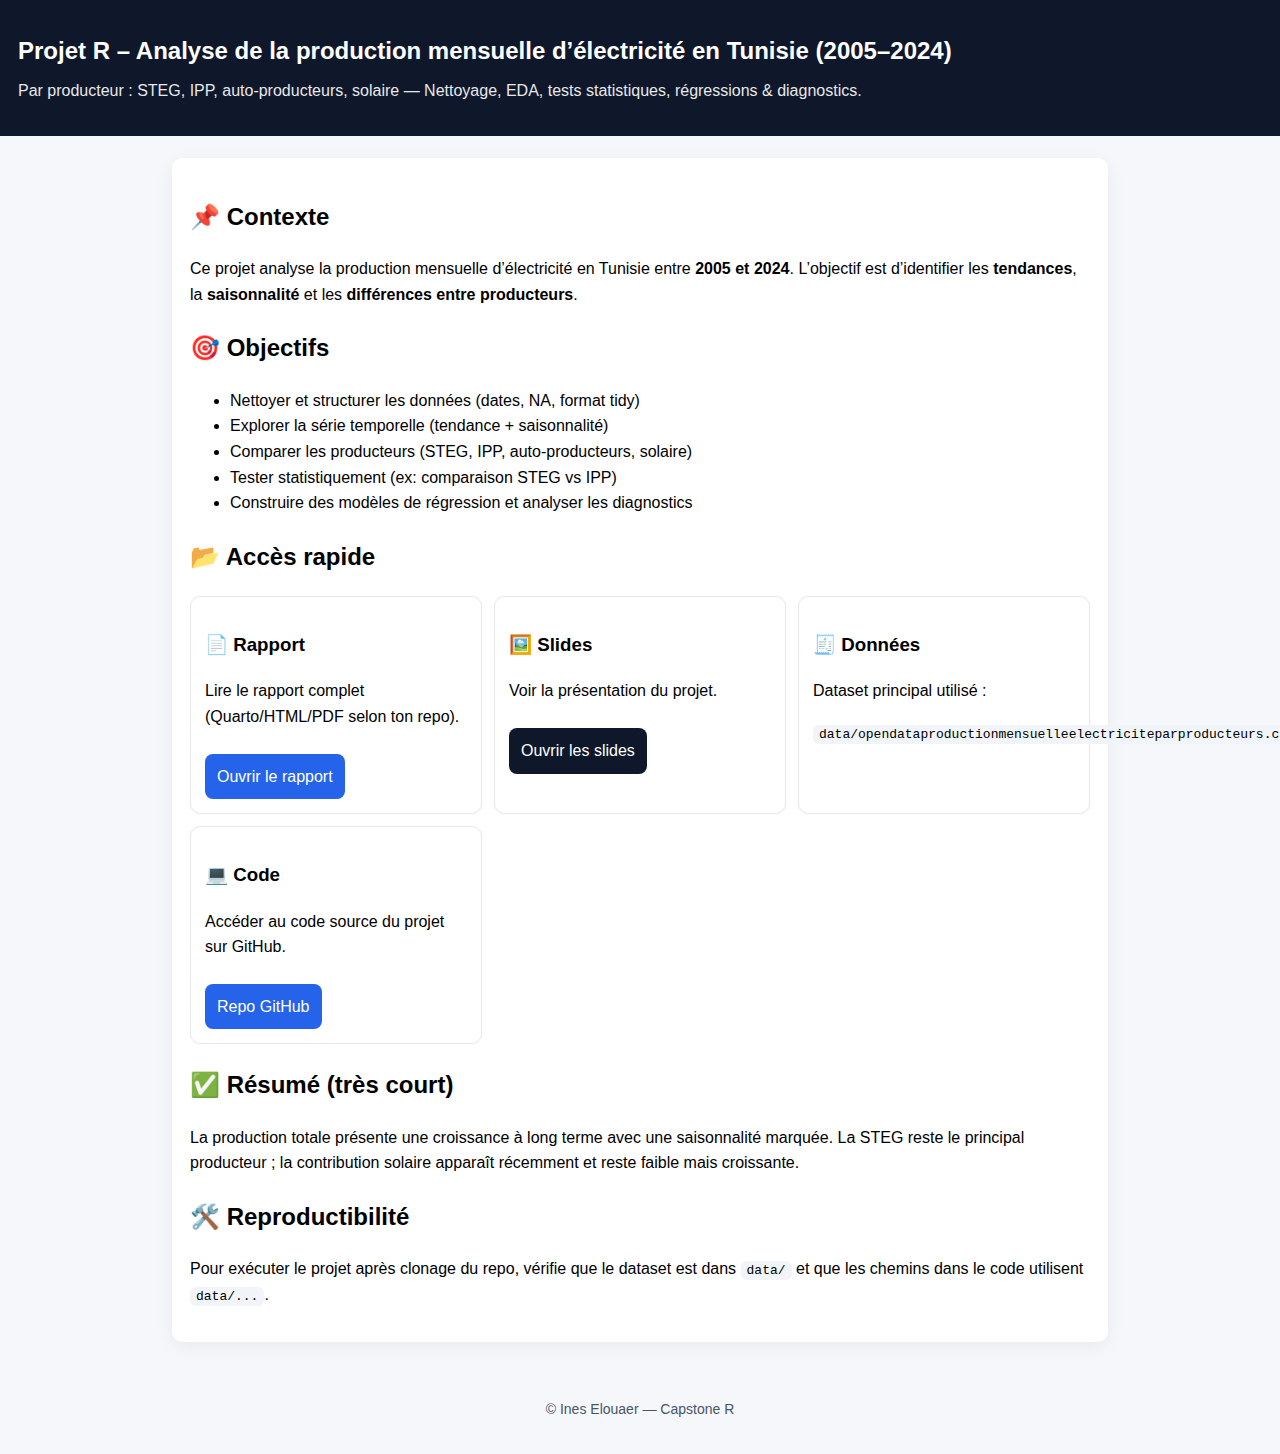
<file: index.html>
<!DOCTYPE html>
<html lang="fr">
<head>
  <meta charset="utf-8" />
  <meta name="viewport" content="width=device-width, initial-scale=1" />
  <title>Projet R – Production d’électricité (Tunisie)</title>
  <style>
    body { font-family: Arial, sans-serif; margin: 0; padding: 0; line-height: 1.6; background: #f6f7fb; }
    header { background: #0f172a; color: white; padding: 32px 18px; }
    header h1 { margin: 0; font-size: 24px; }
    header p { margin: 8px 0 0; opacity: 0.9; }
    main { max-width: 900px; margin: 22px auto; background: white; padding: 18px; border-radius: 10px; box-shadow: 0 4px 18px rgba(0,0,0,0.06); }
    h2 { margin-top: 22px; }
    .cards { display: grid; grid-template-columns: repeat(auto-fit, minmax(240px, 1fr)); gap: 12px; margin-top: 12px; }
    .card { border: 1px solid #e5e7eb; border-radius: 10px; padding: 14px; background: #fff; }
    a.button { display: inline-block; background: #2563eb; color: white; padding: 10px 12px; border-radius: 8px; text-decoration: none; margin-right: 8px; margin-top: 8px; }
    a.button.secondary { background: #0f172a; }
    footer { text-align: center; color: #475569; padding: 20px; font-size: 14px; }
    code { background: #f1f5f9; padding: 2px 6px; border-radius: 6px; }
  </style>
</head>

<body>
  <header>
    <h1>Projet R – Analyse de la production mensuelle d’électricité en Tunisie (2005–2024)</h1>
    <p>Par producteur : STEG, IPP, auto-producteurs, solaire — Nettoyage, EDA, tests statistiques, régressions & diagnostics.</p>
  </header>

  <main>
    <h2>📌 Contexte</h2>
    <p>
      Ce projet analyse la production mensuelle d’électricité en Tunisie entre <b>2005 et 2024</b>.
      L’objectif est d’identifier les <b>tendances</b>, la <b>saisonnalité</b> et les <b>différences entre producteurs</b>.
    </p>

    <h2>🎯 Objectifs</h2>
    <ul>
      <li>Nettoyer et structurer les données (dates, NA, format tidy)</li>
      <li>Explorer la série temporelle (tendance + saisonnalité)</li>
      <li>Comparer les producteurs (STEG, IPP, auto-producteurs, solaire)</li>
      <li>Tester statistiquement (ex: comparaison STEG vs IPP)</li>
      <li>Construire des modèles de régression et analyser les diagnostics</li>
    </ul>

    <h2>📂 Accès rapide</h2>
    <div class="cards">
      <div class="card">
        <h3>📄 Rapport</h3>
        <p>Lire le rapport complet (Quarto/HTML/PDF selon ton repo).</p>
        <a class="button" href="report.html">Ouvrir le rapport</a>
      </div>
      <div class="card">
        <h3>🖼️ Slides</h3>
        <p>Voir la présentation du projet.</p>
        <a class="button secondary" href="../slides/slidesR.pdf">Ouvrir les slides</a>
      </div>
      <div class="card">
        <h3>🧾 Données</h3>
        <p>Dataset principal utilisé :</p>
        <p><code>data/opendataproductionmensuelleelectriciteparproducteurs.csv</code></p>
      </div>
      <div class="card">
        <h3>💻 Code</h3>
        <p>Accéder au code source du projet sur GitHub.</p>
        <a class="button" href="https://github.com/ines-elouaer/capstone_R_elouaer_ines">Repo GitHub</a>
      </div>
    </div>

    <h2>✅ Résumé (très court)</h2>
    <p>
      La production totale présente une croissance à long terme avec une saisonnalité marquée.
      La STEG reste le principal producteur ; la contribution solaire apparaît récemment et reste faible mais croissante.
    </p>

    <h2>🛠️ Reproductibilité</h2>
    <p>
      Pour exécuter le projet après clonage du repo, vérifie que le dataset est dans <code>data/</code>
      et que les chemins dans le code utilisent <code>data/...</code>.
    </p>
  </main>

  <footer>
    <p>© Ines Elouaer — Capstone R</p>
  </footer>
</body>
</html>
</file>
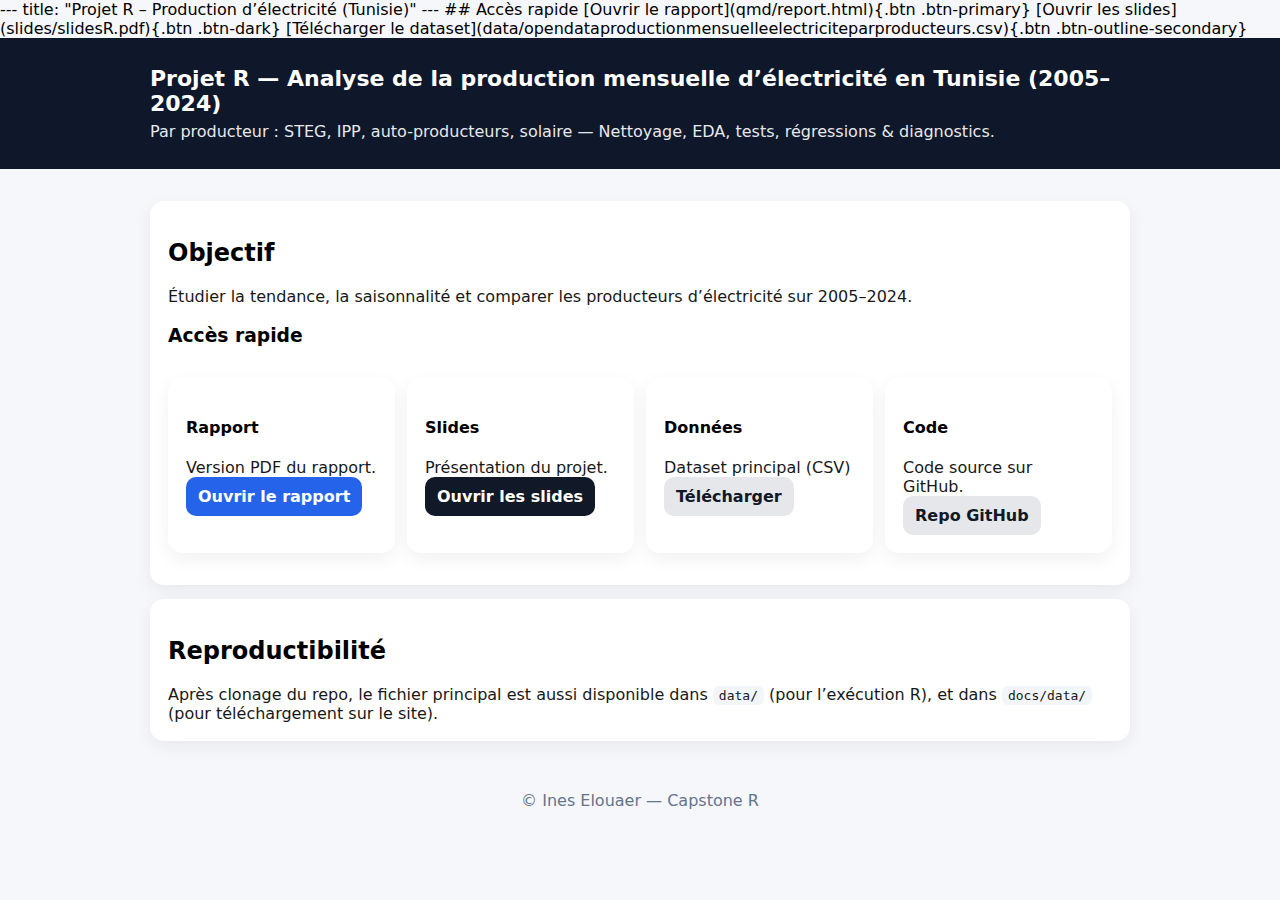
<file: docs/index.html>
<!doctype html>
<html lang="fr">
<head>
  <meta charset="utf-8" />
  <meta name="viewport" content="width=device-width,initial-scale=1" />
  <title>Projet R — Production d’électricité (Tunisie)</title>
  ---
title: "Projet R – Production d’électricité (Tunisie)"
---

## Accès rapide

[Ouvrir le rapport](qmd/report.html){.btn .btn-primary}

[Ouvrir les slides](slides/slidesR.pdf){.btn .btn-dark}

[Télécharger le dataset](data/opendataproductionmensuelleelectriciteparproducteurs.csv){.btn .btn-outline-secondary}

  <style>
    body{font-family:system-ui,Segoe UI,Arial; margin:0; background:#f6f7fb;}
    header{background:#0f172a; color:#fff; padding:28px 18px;}
    .wrap{max-width:980px; margin:0 auto;}
    h1{margin:0 0 6px 0; font-size:22px;}
    p{margin:0; opacity:.9}
    main{padding:18px;}
    .card{background:#fff; border-radius:14px; padding:18px; box-shadow:0 6px 18px rgba(0,0,0,.06); margin:14px 0;}
    .grid{display:grid; grid-template-columns:repeat(auto-fit,minmax(220px,1fr)); gap:12px;}
    .btn{display:inline-block; padding:10px 12px; border-radius:10px; text-decoration:none; font-weight:600;}
    .primary{background:#2563eb; color:#fff;}
    .dark{background:#111827; color:#fff;}
    .ghost{background:#e5e7eb; color:#111827;}
    code{background:#f1f5f9; padding:2px 6px; border-radius:6px;}
    footer{padding:18px; text-align:center; color:#64748b;}
  </style>
</head>
<body>
  <header>
    <div class="wrap">
      <h1>Projet R — Analyse de la production mensuelle d’électricité en Tunisie (2005–2024)</h1>
      <p>Par producteur : STEG, IPP, auto-producteurs, solaire — Nettoyage, EDA, tests, régressions & diagnostics.</p>
    </div>
  </header>

  <main class="wrap">
    <div class="card">
      <h2>Objectif</h2>
      <p>Étudier la tendance, la saisonnalité et comparer les producteurs d’électricité sur 2005–2024.</p>

      <h3>Accès rapide</h3>
      <div class="grid">
        <div class="card">
          <h4>Rapport</h4>
          <p>Version PDF du rapport.</p>
          <a class="btn primary" href="qmd/report.html">Ouvrir le rapport</a>


        </div>

        <div class="card">
          <h4>Slides</h4>
          <p>Présentation du projet.</p>
          <a class="btn dark" href="slides/slidesR.pdf">Ouvrir les slides</a>
        </div>

        <div class="card">
          <h4>Données</h4>
          <p>Dataset principal (CSV)</p>
          <a class="btn ghost" href="data/opendataproductionmensuelleelectriciteparproducteurs.csv">Télécharger</a>
        </div>

        <div class="card">
          <h4>Code</h4>
          <p>Code source sur GitHub.</p>
          <a class="btn ghost" href="https://github.com/ines-elouaer/capstone_R_elouaer_ines">Repo GitHub</a>
        </div>
      </div>
    </div>

    <div class="card">
      <h2>Reproductibilité</h2>
      <p>Après clonage du repo, le fichier principal est aussi disponible dans <code>data/</code> (pour l’exécution R),
      et dans <code>docs/data/</code> (pour téléchargement sur le site).</p>
    </div>
  </main>

  <footer>© Ines Elouaer — Capstone R</footer>
</body>
</html>
</file>
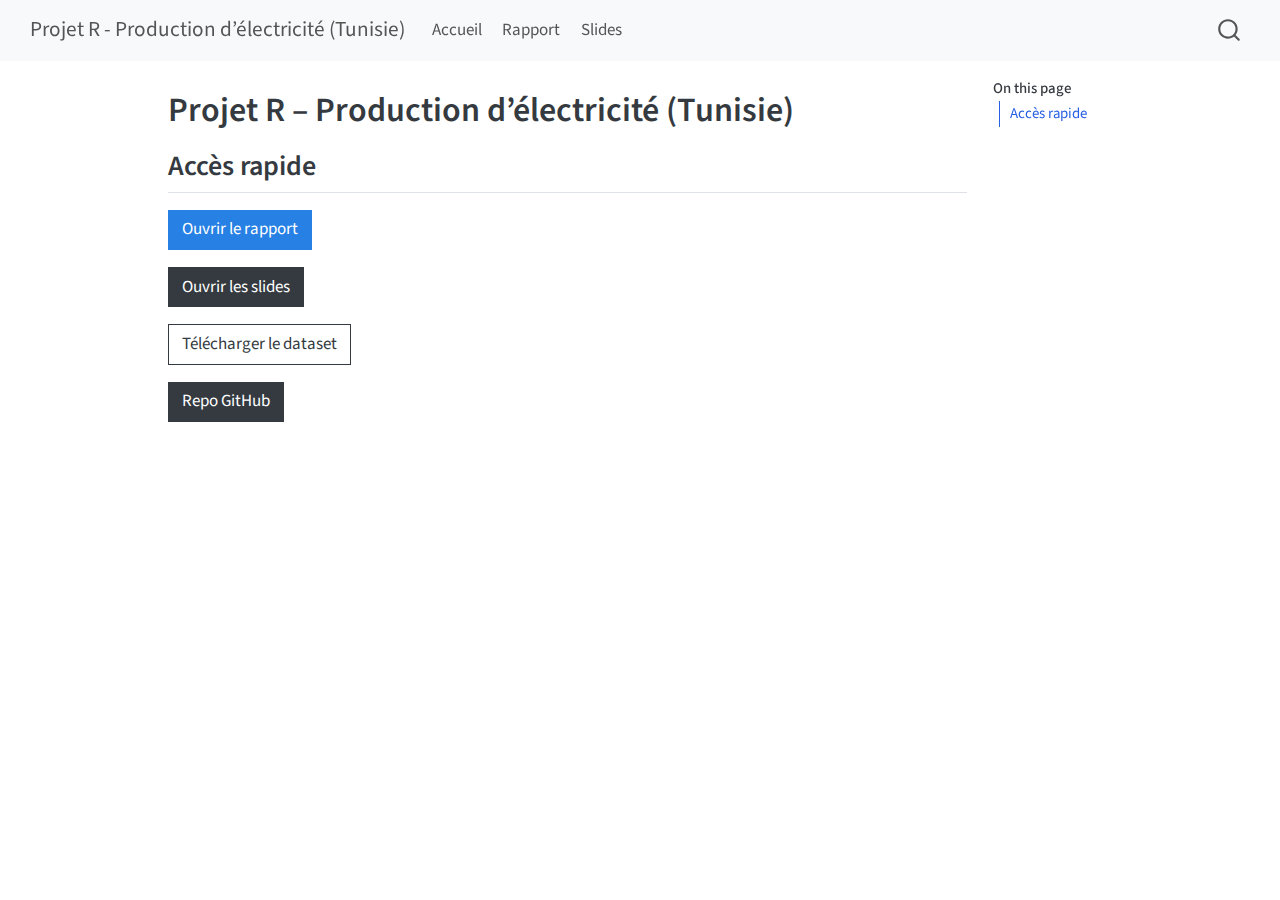
<file: qmd/index.html>
<!DOCTYPE html>
<html xmlns="http://www.w3.org/1999/xhtml" lang="en" xml:lang="en"><head>

<meta charset="utf-8">
<meta name="generator" content="quarto-1.8.26">

<meta name="viewport" content="width=device-width, initial-scale=1.0, user-scalable=yes">


<title>Projet R – Production d’électricité (Tunisie) – Projet R - Production d’électricité (Tunisie)</title>
<style>
code{white-space: pre-wrap;}
span.smallcaps{font-variant: small-caps;}
div.columns{display: flex; gap: min(4vw, 1.5em);}
div.column{flex: auto; overflow-x: auto;}
div.hanging-indent{margin-left: 1.5em; text-indent: -1.5em;}
ul.task-list{list-style: none;}
ul.task-list li input[type="checkbox"] {
  width: 0.8em;
  margin: 0 0.8em 0.2em -1em; /* quarto-specific, see https://github.com/quarto-dev/quarto-cli/issues/4556 */ 
  vertical-align: middle;
}
</style>


<script src="../site_libs/quarto-nav/quarto-nav.js"></script>
<script src="../site_libs/quarto-nav/headroom.min.js"></script>
<script src="../site_libs/clipboard/clipboard.min.js"></script>
<script src="../site_libs/quarto-search/autocomplete.umd.js"></script>
<script src="../site_libs/quarto-search/fuse.min.js"></script>
<script src="../site_libs/quarto-search/quarto-search.js"></script>
<meta name="quarto:offset" content="../">
<script src="../site_libs/quarto-html/quarto.js" type="module"></script>
<script src="../site_libs/quarto-html/tabsets/tabsets.js" type="module"></script>
<script src="../site_libs/quarto-html/axe/axe-check.js" type="module"></script>
<script src="../site_libs/quarto-html/popper.min.js"></script>
<script src="../site_libs/quarto-html/tippy.umd.min.js"></script>
<script src="../site_libs/quarto-html/anchor.min.js"></script>
<link href="../site_libs/quarto-html/tippy.css" rel="stylesheet">
<link href="../site_libs/quarto-html/quarto-syntax-highlighting-587c61ba64f3a5504c4d52d930310e48.css" rel="stylesheet" id="quarto-text-highlighting-styles">
<script src="../site_libs/bootstrap/bootstrap.min.js"></script>
<link href="../site_libs/bootstrap/bootstrap-icons.css" rel="stylesheet">
<link href="../site_libs/bootstrap/bootstrap-0b37c64f34216b628666a8dac638b53b.min.css" rel="stylesheet" append-hash="true" id="quarto-bootstrap" data-mode="light">
<script id="quarto-search-options" type="application/json">{
  "location": "navbar",
  "copy-button": false,
  "collapse-after": 3,
  "panel-placement": "end",
  "type": "overlay",
  "limit": 50,
  "keyboard-shortcut": [
    "f",
    "/",
    "s"
  ],
  "show-item-context": false,
  "language": {
    "search-no-results-text": "No results",
    "search-matching-documents-text": "matching documents",
    "search-copy-link-title": "Copy link to search",
    "search-hide-matches-text": "Hide additional matches",
    "search-more-match-text": "more match in this document",
    "search-more-matches-text": "more matches in this document",
    "search-clear-button-title": "Clear",
    "search-text-placeholder": "",
    "search-detached-cancel-button-title": "Cancel",
    "search-submit-button-title": "Submit",
    "search-label": "Search"
  }
}</script>


</head>

<body class="nav-fixed quarto-light">

<div id="quarto-search-results"></div>
  <header id="quarto-header" class="headroom fixed-top">
    <nav class="navbar navbar-expand-lg " data-bs-theme="dark">
      <div class="navbar-container container-fluid">
      <div class="navbar-brand-container mx-auto">
    <a class="navbar-brand" href="../index.html">
    <span class="navbar-title">Projet R - Production d’électricité (Tunisie)</span>
    </a>
  </div>
            <div id="quarto-search" class="" title="Search"></div>
          <button class="navbar-toggler" type="button" data-bs-toggle="collapse" data-bs-target="#navbarCollapse" aria-controls="navbarCollapse" role="menu" aria-expanded="false" aria-label="Toggle navigation" onclick="if (window.quartoToggleHeadroom) { window.quartoToggleHeadroom(); }">
  <span class="navbar-toggler-icon"></span>
</button>
          <div class="collapse navbar-collapse" id="navbarCollapse">
            <ul class="navbar-nav navbar-nav-scroll me-auto">
  <li class="nav-item">
    <a class="nav-link" href="../index.html"> 
<span class="menu-text">Accueil</span></a>
  </li>  
  <li class="nav-item">
    <a class="nav-link" href="../qmd/report.html"> 
<span class="menu-text">Rapport</span></a>
  </li>  
  <li class="nav-item">
    <a class="nav-link" href="../slides/slidesR.pdf"> 
<span class="menu-text">Slides</span></a>
  </li>  
</ul>
          </div> <!-- /navcollapse -->
            <div class="quarto-navbar-tools">
</div>
      </div> <!-- /container-fluid -->
    </nav>
</header>
<!-- content -->
<div id="quarto-content" class="quarto-container page-columns page-rows-contents page-layout-article page-navbar">
<!-- sidebar -->
<!-- margin-sidebar -->
    <div id="quarto-margin-sidebar" class="sidebar margin-sidebar">
        <nav id="TOC" role="doc-toc" class="toc-active">
    <h2 id="toc-title">On this page</h2>
   
  <ul>
  <li><a href="#accès-rapide" id="toc-accès-rapide" class="nav-link active" data-scroll-target="#accès-rapide">Accès rapide</a></li>
  </ul>
</nav>
    </div>
<!-- main -->
<main class="content" id="quarto-document-content">

<header id="title-block-header" class="quarto-title-block default">
<div class="quarto-title">
<h1 class="title">Projet R – Production d’électricité (Tunisie)</h1>
</div>



<div class="quarto-title-meta">

    
  
    
  </div>
  


</header>


<section id="accès-rapide" class="level2">
<h2 class="anchored" data-anchor-id="accès-rapide">Accès rapide</h2>
<p><a href="qmd/report.html" class="btn btn-primary">Ouvrir le rapport</a></p>
<p><a href="slides/slidesR.pdf" class="btn btn-dark">Ouvrir les slides</a></p>
<p><a href="data/opendataproductionmensuelleelectriciteparproducteurs.csv" class="btn btn-outline-secondary">Télécharger le dataset</a></p>
<p><a href="https://github.com/ines-elouaer/capstone_R_elouaer_ines" class="btn btn-secondary">Repo GitHub</a></p>


</section>

</main> <!-- /main -->
<script id="quarto-html-after-body" type="application/javascript">
  window.document.addEventListener("DOMContentLoaded", function (event) {
    const icon = "";
    const anchorJS = new window.AnchorJS();
    anchorJS.options = {
      placement: 'right',
      icon: icon
    };
    anchorJS.add('.anchored');
    const isCodeAnnotation = (el) => {
      for (const clz of el.classList) {
        if (clz.startsWith('code-annotation-')) {                     
          return true;
        }
      }
      return false;
    }
    const onCopySuccess = function(e) {
      // button target
      const button = e.trigger;
      // don't keep focus
      button.blur();
      // flash "checked"
      button.classList.add('code-copy-button-checked');
      var currentTitle = button.getAttribute("title");
      button.setAttribute("title", "Copied!");
      let tooltip;
      if (window.bootstrap) {
        button.setAttribute("data-bs-toggle", "tooltip");
        button.setAttribute("data-bs-placement", "left");
        button.setAttribute("data-bs-title", "Copied!");
        tooltip = new bootstrap.Tooltip(button, 
          { trigger: "manual", 
            customClass: "code-copy-button-tooltip",
            offset: [0, -8]});
        tooltip.show();    
      }
      setTimeout(function() {
        if (tooltip) {
          tooltip.hide();
          button.removeAttribute("data-bs-title");
          button.removeAttribute("data-bs-toggle");
          button.removeAttribute("data-bs-placement");
        }
        button.setAttribute("title", currentTitle);
        button.classList.remove('code-copy-button-checked');
      }, 1000);
      // clear code selection
      e.clearSelection();
    }
    const getTextToCopy = function(trigger) {
      const outerScaffold = trigger.parentElement.cloneNode(true);
      const codeEl = outerScaffold.querySelector('code');
      for (const childEl of codeEl.children) {
        if (isCodeAnnotation(childEl)) {
          childEl.remove();
        }
      }
      return codeEl.innerText;
    }
    const clipboard = new window.ClipboardJS('.code-copy-button:not([data-in-quarto-modal])', {
      text: getTextToCopy
    });
    clipboard.on('success', onCopySuccess);
    if (window.document.getElementById('quarto-embedded-source-code-modal')) {
      const clipboardModal = new window.ClipboardJS('.code-copy-button[data-in-quarto-modal]', {
        text: getTextToCopy,
        container: window.document.getElementById('quarto-embedded-source-code-modal')
      });
      clipboardModal.on('success', onCopySuccess);
    }
      var localhostRegex = new RegExp(/^(?:http|https):\/\/localhost\:?[0-9]*\//);
      var mailtoRegex = new RegExp(/^mailto:/);
        var filterRegex = new RegExp('/' + window.location.host + '/');
      var isInternal = (href) => {
          return filterRegex.test(href) || localhostRegex.test(href) || mailtoRegex.test(href);
      }
      // Inspect non-navigation links and adorn them if external
     var links = window.document.querySelectorAll('a[href]:not(.nav-link):not(.navbar-brand):not(.toc-action):not(.sidebar-link):not(.sidebar-item-toggle):not(.pagination-link):not(.no-external):not([aria-hidden]):not(.dropdown-item):not(.quarto-navigation-tool):not(.about-link)');
      for (var i=0; i<links.length; i++) {
        const link = links[i];
        if (!isInternal(link.href)) {
          // undo the damage that might have been done by quarto-nav.js in the case of
          // links that we want to consider external
          if (link.dataset.originalHref !== undefined) {
            link.href = link.dataset.originalHref;
          }
        }
      }
    function tippyHover(el, contentFn, onTriggerFn, onUntriggerFn) {
      const config = {
        allowHTML: true,
        maxWidth: 500,
        delay: 100,
        arrow: false,
        appendTo: function(el) {
            return el.parentElement;
        },
        interactive: true,
        interactiveBorder: 10,
        theme: 'quarto',
        placement: 'bottom-start',
      };
      if (contentFn) {
        config.content = contentFn;
      }
      if (onTriggerFn) {
        config.onTrigger = onTriggerFn;
      }
      if (onUntriggerFn) {
        config.onUntrigger = onUntriggerFn;
      }
      window.tippy(el, config); 
    }
    const noterefs = window.document.querySelectorAll('a[role="doc-noteref"]');
    for (var i=0; i<noterefs.length; i++) {
      const ref = noterefs[i];
      tippyHover(ref, function() {
        // use id or data attribute instead here
        let href = ref.getAttribute('data-footnote-href') || ref.getAttribute('href');
        try { href = new URL(href).hash; } catch {}
        const id = href.replace(/^#\/?/, "");
        const note = window.document.getElementById(id);
        if (note) {
          return note.innerHTML;
        } else {
          return "";
        }
      });
    }
    const xrefs = window.document.querySelectorAll('a.quarto-xref');
    const processXRef = (id, note) => {
      // Strip column container classes
      const stripColumnClz = (el) => {
        el.classList.remove("page-full", "page-columns");
        if (el.children) {
          for (const child of el.children) {
            stripColumnClz(child);
          }
        }
      }
      stripColumnClz(note)
      if (id === null || id.startsWith('sec-')) {
        // Special case sections, only their first couple elements
        const container = document.createElement("div");
        if (note.children && note.children.length > 2) {
          container.appendChild(note.children[0].cloneNode(true));
          for (let i = 1; i < note.children.length; i++) {
            const child = note.children[i];
            if (child.tagName === "P" && child.innerText === "") {
              continue;
            } else {
              container.appendChild(child.cloneNode(true));
              break;
            }
          }
          if (window.Quarto?.typesetMath) {
            window.Quarto.typesetMath(container);
          }
          return container.innerHTML
        } else {
          if (window.Quarto?.typesetMath) {
            window.Quarto.typesetMath(note);
          }
          return note.innerHTML;
        }
      } else {
        // Remove any anchor links if they are present
        const anchorLink = note.querySelector('a.anchorjs-link');
        if (anchorLink) {
          anchorLink.remove();
        }
        if (window.Quarto?.typesetMath) {
          window.Quarto.typesetMath(note);
        }
        if (note.classList.contains("callout")) {
          return note.outerHTML;
        } else {
          return note.innerHTML;
        }
      }
    }
    for (var i=0; i<xrefs.length; i++) {
      const xref = xrefs[i];
      tippyHover(xref, undefined, function(instance) {
        instance.disable();
        let url = xref.getAttribute('href');
        let hash = undefined; 
        if (url.startsWith('#')) {
          hash = url;
        } else {
          try { hash = new URL(url).hash; } catch {}
        }
        if (hash) {
          const id = hash.replace(/^#\/?/, "");
          const note = window.document.getElementById(id);
          if (note !== null) {
            try {
              const html = processXRef(id, note.cloneNode(true));
              instance.setContent(html);
            } finally {
              instance.enable();
              instance.show();
            }
          } else {
            // See if we can fetch this
            fetch(url.split('#')[0])
            .then(res => res.text())
            .then(html => {
              const parser = new DOMParser();
              const htmlDoc = parser.parseFromString(html, "text/html");
              const note = htmlDoc.getElementById(id);
              if (note !== null) {
                const html = processXRef(id, note);
                instance.setContent(html);
              } 
            }).finally(() => {
              instance.enable();
              instance.show();
            });
          }
        } else {
          // See if we can fetch a full url (with no hash to target)
          // This is a special case and we should probably do some content thinning / targeting
          fetch(url)
          .then(res => res.text())
          .then(html => {
            const parser = new DOMParser();
            const htmlDoc = parser.parseFromString(html, "text/html");
            const note = htmlDoc.querySelector('main.content');
            if (note !== null) {
              // This should only happen for chapter cross references
              // (since there is no id in the URL)
              // remove the first header
              if (note.children.length > 0 && note.children[0].tagName === "HEADER") {
                note.children[0].remove();
              }
              const html = processXRef(null, note);
              instance.setContent(html);
            } 
          }).finally(() => {
            instance.enable();
            instance.show();
          });
        }
      }, function(instance) {
      });
    }
        let selectedAnnoteEl;
        const selectorForAnnotation = ( cell, annotation) => {
          let cellAttr = 'data-code-cell="' + cell + '"';
          let lineAttr = 'data-code-annotation="' +  annotation + '"';
          const selector = 'span[' + cellAttr + '][' + lineAttr + ']';
          return selector;
        }
        const selectCodeLines = (annoteEl) => {
          const doc = window.document;
          const targetCell = annoteEl.getAttribute("data-target-cell");
          const targetAnnotation = annoteEl.getAttribute("data-target-annotation");
          const annoteSpan = window.document.querySelector(selectorForAnnotation(targetCell, targetAnnotation));
          const lines = annoteSpan.getAttribute("data-code-lines").split(",");
          const lineIds = lines.map((line) => {
            return targetCell + "-" + line;
          })
          let top = null;
          let height = null;
          let parent = null;
          if (lineIds.length > 0) {
              //compute the position of the single el (top and bottom and make a div)
              const el = window.document.getElementById(lineIds[0]);
              top = el.offsetTop;
              height = el.offsetHeight;
              parent = el.parentElement.parentElement;
            if (lineIds.length > 1) {
              const lastEl = window.document.getElementById(lineIds[lineIds.length - 1]);
              const bottom = lastEl.offsetTop + lastEl.offsetHeight;
              height = bottom - top;
            }
            if (top !== null && height !== null && parent !== null) {
              // cook up a div (if necessary) and position it 
              let div = window.document.getElementById("code-annotation-line-highlight");
              if (div === null) {
                div = window.document.createElement("div");
                div.setAttribute("id", "code-annotation-line-highlight");
                div.style.position = 'absolute';
                parent.appendChild(div);
              }
              div.style.top = top - 2 + "px";
              div.style.height = height + 4 + "px";
              div.style.left = 0;
              let gutterDiv = window.document.getElementById("code-annotation-line-highlight-gutter");
              if (gutterDiv === null) {
                gutterDiv = window.document.createElement("div");
                gutterDiv.setAttribute("id", "code-annotation-line-highlight-gutter");
                gutterDiv.style.position = 'absolute';
                const codeCell = window.document.getElementById(targetCell);
                const gutter = codeCell.querySelector('.code-annotation-gutter');
                gutter.appendChild(gutterDiv);
              }
              gutterDiv.style.top = top - 2 + "px";
              gutterDiv.style.height = height + 4 + "px";
            }
            selectedAnnoteEl = annoteEl;
          }
        };
        const unselectCodeLines = () => {
          const elementsIds = ["code-annotation-line-highlight", "code-annotation-line-highlight-gutter"];
          elementsIds.forEach((elId) => {
            const div = window.document.getElementById(elId);
            if (div) {
              div.remove();
            }
          });
          selectedAnnoteEl = undefined;
        };
          // Handle positioning of the toggle
      window.addEventListener(
        "resize",
        throttle(() => {
          elRect = undefined;
          if (selectedAnnoteEl) {
            selectCodeLines(selectedAnnoteEl);
          }
        }, 10)
      );
      function throttle(fn, ms) {
      let throttle = false;
      let timer;
        return (...args) => {
          if(!throttle) { // first call gets through
              fn.apply(this, args);
              throttle = true;
          } else { // all the others get throttled
              if(timer) clearTimeout(timer); // cancel #2
              timer = setTimeout(() => {
                fn.apply(this, args);
                timer = throttle = false;
              }, ms);
          }
        };
      }
        // Attach click handler to the DT
        const annoteDls = window.document.querySelectorAll('dt[data-target-cell]');
        for (const annoteDlNode of annoteDls) {
          annoteDlNode.addEventListener('click', (event) => {
            const clickedEl = event.target;
            if (clickedEl !== selectedAnnoteEl) {
              unselectCodeLines();
              const activeEl = window.document.querySelector('dt[data-target-cell].code-annotation-active');
              if (activeEl) {
                activeEl.classList.remove('code-annotation-active');
              }
              selectCodeLines(clickedEl);
              clickedEl.classList.add('code-annotation-active');
            } else {
              // Unselect the line
              unselectCodeLines();
              clickedEl.classList.remove('code-annotation-active');
            }
          });
        }
    const findCites = (el) => {
      const parentEl = el.parentElement;
      if (parentEl) {
        const cites = parentEl.dataset.cites;
        if (cites) {
          return {
            el,
            cites: cites.split(' ')
          };
        } else {
          return findCites(el.parentElement)
        }
      } else {
        return undefined;
      }
    };
    var bibliorefs = window.document.querySelectorAll('a[role="doc-biblioref"]');
    for (var i=0; i<bibliorefs.length; i++) {
      const ref = bibliorefs[i];
      const citeInfo = findCites(ref);
      if (citeInfo) {
        tippyHover(citeInfo.el, function() {
          var popup = window.document.createElement('div');
          citeInfo.cites.forEach(function(cite) {
            var citeDiv = window.document.createElement('div');
            citeDiv.classList.add('hanging-indent');
            citeDiv.classList.add('csl-entry');
            var biblioDiv = window.document.getElementById('ref-' + cite);
            if (biblioDiv) {
              citeDiv.innerHTML = biblioDiv.innerHTML;
            }
            popup.appendChild(citeDiv);
          });
          return popup.innerHTML;
        });
      }
    }
  });
  </script>
</div> <!-- /content -->




</body></html>
</file>
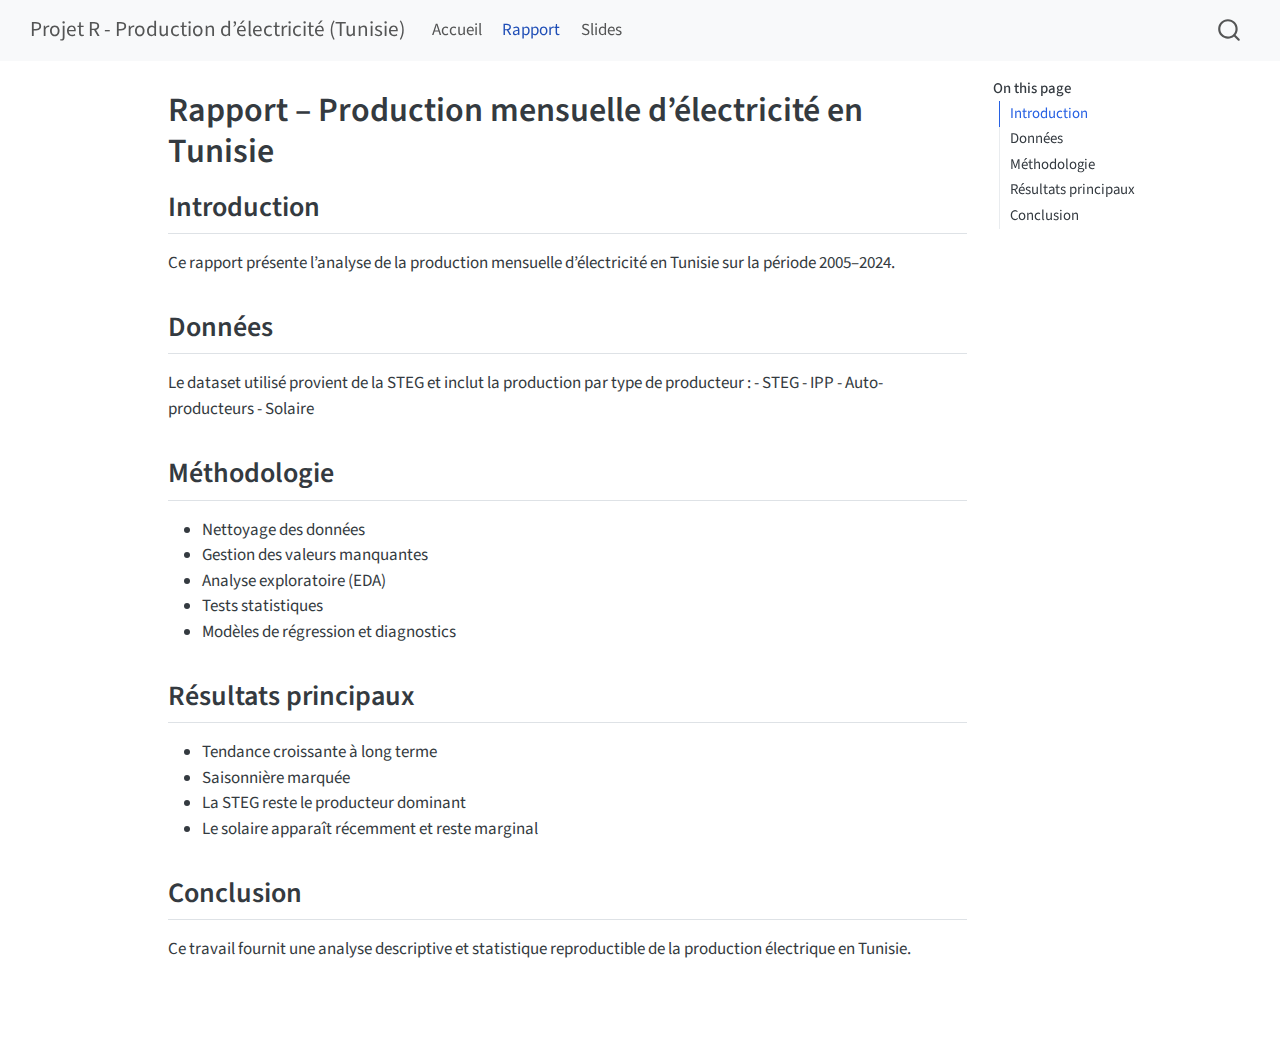
<file: qmd/report.html>
<!DOCTYPE html>
<html xmlns="http://www.w3.org/1999/xhtml" lang="en" xml:lang="en"><head>

<meta charset="utf-8">
<meta name="generator" content="quarto-1.8.26">

<meta name="viewport" content="width=device-width, initial-scale=1.0, user-scalable=yes">


<title>Rapport – Production mensuelle d’électricité en Tunisie – Projet R - Production d’électricité (Tunisie)</title>
<style>
code{white-space: pre-wrap;}
span.smallcaps{font-variant: small-caps;}
div.columns{display: flex; gap: min(4vw, 1.5em);}
div.column{flex: auto; overflow-x: auto;}
div.hanging-indent{margin-left: 1.5em; text-indent: -1.5em;}
ul.task-list{list-style: none;}
ul.task-list li input[type="checkbox"] {
  width: 0.8em;
  margin: 0 0.8em 0.2em -1em; /* quarto-specific, see https://github.com/quarto-dev/quarto-cli/issues/4556 */ 
  vertical-align: middle;
}
</style>


<script src="../site_libs/quarto-nav/quarto-nav.js"></script>
<script src="../site_libs/quarto-nav/headroom.min.js"></script>
<script src="../site_libs/clipboard/clipboard.min.js"></script>
<script src="../site_libs/quarto-search/autocomplete.umd.js"></script>
<script src="../site_libs/quarto-search/fuse.min.js"></script>
<script src="../site_libs/quarto-search/quarto-search.js"></script>
<meta name="quarto:offset" content="../">
<script src="../site_libs/quarto-html/quarto.js" type="module"></script>
<script src="../site_libs/quarto-html/tabsets/tabsets.js" type="module"></script>
<script src="../site_libs/quarto-html/axe/axe-check.js" type="module"></script>
<script src="../site_libs/quarto-html/popper.min.js"></script>
<script src="../site_libs/quarto-html/tippy.umd.min.js"></script>
<script src="../site_libs/quarto-html/anchor.min.js"></script>
<link href="../site_libs/quarto-html/tippy.css" rel="stylesheet">
<link href="../site_libs/quarto-html/quarto-syntax-highlighting-587c61ba64f3a5504c4d52d930310e48.css" rel="stylesheet" id="quarto-text-highlighting-styles">
<script src="../site_libs/bootstrap/bootstrap.min.js"></script>
<link href="../site_libs/bootstrap/bootstrap-icons.css" rel="stylesheet">
<link href="../site_libs/bootstrap/bootstrap-0b37c64f34216b628666a8dac638b53b.min.css" rel="stylesheet" append-hash="true" id="quarto-bootstrap" data-mode="light">
<script id="quarto-search-options" type="application/json">{
  "location": "navbar",
  "copy-button": false,
  "collapse-after": 3,
  "panel-placement": "end",
  "type": "overlay",
  "limit": 50,
  "keyboard-shortcut": [
    "f",
    "/",
    "s"
  ],
  "show-item-context": false,
  "language": {
    "search-no-results-text": "No results",
    "search-matching-documents-text": "matching documents",
    "search-copy-link-title": "Copy link to search",
    "search-hide-matches-text": "Hide additional matches",
    "search-more-match-text": "more match in this document",
    "search-more-matches-text": "more matches in this document",
    "search-clear-button-title": "Clear",
    "search-text-placeholder": "",
    "search-detached-cancel-button-title": "Cancel",
    "search-submit-button-title": "Submit",
    "search-label": "Search"
  }
}</script>


</head>

<body class="nav-fixed quarto-light">

<div id="quarto-search-results"></div>
  <header id="quarto-header" class="headroom fixed-top">
    <nav class="navbar navbar-expand-lg " data-bs-theme="dark">
      <div class="navbar-container container-fluid">
      <div class="navbar-brand-container mx-auto">
    <a class="navbar-brand" href="../index.html">
    <span class="navbar-title">Projet R - Production d’électricité (Tunisie)</span>
    </a>
  </div>
            <div id="quarto-search" class="" title="Search"></div>
          <button class="navbar-toggler" type="button" data-bs-toggle="collapse" data-bs-target="#navbarCollapse" aria-controls="navbarCollapse" role="menu" aria-expanded="false" aria-label="Toggle navigation" onclick="if (window.quartoToggleHeadroom) { window.quartoToggleHeadroom(); }">
  <span class="navbar-toggler-icon"></span>
</button>
          <div class="collapse navbar-collapse" id="navbarCollapse">
            <ul class="navbar-nav navbar-nav-scroll me-auto">
  <li class="nav-item">
    <a class="nav-link" href="../index.html"> 
<span class="menu-text">Accueil</span></a>
  </li>  
  <li class="nav-item">
    <a class="nav-link active" href="../qmd/report.html" aria-current="page"> 
<span class="menu-text">Rapport</span></a>
  </li>  
  <li class="nav-item">
    <a class="nav-link" href="../slides/slidesR.pdf"> 
<span class="menu-text">Slides</span></a>
  </li>  
</ul>
          </div> <!-- /navcollapse -->
            <div class="quarto-navbar-tools">
</div>
      </div> <!-- /container-fluid -->
    </nav>
</header>
<!-- content -->
<div id="quarto-content" class="quarto-container page-columns page-rows-contents page-layout-article page-navbar">
<!-- sidebar -->
<!-- margin-sidebar -->
    <div id="quarto-margin-sidebar" class="sidebar margin-sidebar">
        <nav id="TOC" role="doc-toc" class="toc-active">
    <h2 id="toc-title">On this page</h2>
   
  <ul>
  <li><a href="#introduction" id="toc-introduction" class="nav-link active" data-scroll-target="#introduction">Introduction</a></li>
  <li><a href="#données" id="toc-données" class="nav-link" data-scroll-target="#données">Données</a></li>
  <li><a href="#méthodologie" id="toc-méthodologie" class="nav-link" data-scroll-target="#méthodologie">Méthodologie</a></li>
  <li><a href="#résultats-principaux" id="toc-résultats-principaux" class="nav-link" data-scroll-target="#résultats-principaux">Résultats principaux</a></li>
  <li><a href="#conclusion" id="toc-conclusion" class="nav-link" data-scroll-target="#conclusion">Conclusion</a></li>
  </ul>
</nav>
    </div>
<!-- main -->
<main class="content" id="quarto-document-content">

<header id="title-block-header" class="quarto-title-block default">
<div class="quarto-title">
<h1 class="title">Rapport – Production mensuelle d’électricité en Tunisie</h1>
</div>



<div class="quarto-title-meta">

    
  
    
  </div>
  


</header>


<section id="introduction" class="level2">
<h2 class="anchored" data-anchor-id="introduction">Introduction</h2>
<p>Ce rapport présente l’analyse de la production mensuelle d’électricité en Tunisie sur la période 2005–2024.</p>
</section>
<section id="données" class="level2">
<h2 class="anchored" data-anchor-id="données">Données</h2>
<p>Le dataset utilisé provient de la STEG et inclut la production par type de producteur : - STEG - IPP - Auto-producteurs - Solaire</p>
</section>
<section id="méthodologie" class="level2">
<h2 class="anchored" data-anchor-id="méthodologie">Méthodologie</h2>
<ul>
<li>Nettoyage des données</li>
<li>Gestion des valeurs manquantes</li>
<li>Analyse exploratoire (EDA)</li>
<li>Tests statistiques</li>
<li>Modèles de régression et diagnostics</li>
</ul>
</section>
<section id="résultats-principaux" class="level2">
<h2 class="anchored" data-anchor-id="résultats-principaux">Résultats principaux</h2>
<ul>
<li>Tendance croissante à long terme</li>
<li>Saisonnière marquée</li>
<li>La STEG reste le producteur dominant</li>
<li>Le solaire apparaît récemment et reste marginal</li>
</ul>
</section>
<section id="conclusion" class="level2">
<h2 class="anchored" data-anchor-id="conclusion">Conclusion</h2>
<p>Ce travail fournit une analyse descriptive et statistique reproductible de la production électrique en Tunisie.</p>


</section>

</main> <!-- /main -->
<script id="quarto-html-after-body" type="application/javascript">
  window.document.addEventListener("DOMContentLoaded", function (event) {
    const icon = "";
    const anchorJS = new window.AnchorJS();
    anchorJS.options = {
      placement: 'right',
      icon: icon
    };
    anchorJS.add('.anchored');
    const isCodeAnnotation = (el) => {
      for (const clz of el.classList) {
        if (clz.startsWith('code-annotation-')) {                     
          return true;
        }
      }
      return false;
    }
    const onCopySuccess = function(e) {
      // button target
      const button = e.trigger;
      // don't keep focus
      button.blur();
      // flash "checked"
      button.classList.add('code-copy-button-checked');
      var currentTitle = button.getAttribute("title");
      button.setAttribute("title", "Copied!");
      let tooltip;
      if (window.bootstrap) {
        button.setAttribute("data-bs-toggle", "tooltip");
        button.setAttribute("data-bs-placement", "left");
        button.setAttribute("data-bs-title", "Copied!");
        tooltip = new bootstrap.Tooltip(button, 
          { trigger: "manual", 
            customClass: "code-copy-button-tooltip",
            offset: [0, -8]});
        tooltip.show();    
      }
      setTimeout(function() {
        if (tooltip) {
          tooltip.hide();
          button.removeAttribute("data-bs-title");
          button.removeAttribute("data-bs-toggle");
          button.removeAttribute("data-bs-placement");
        }
        button.setAttribute("title", currentTitle);
        button.classList.remove('code-copy-button-checked');
      }, 1000);
      // clear code selection
      e.clearSelection();
    }
    const getTextToCopy = function(trigger) {
      const outerScaffold = trigger.parentElement.cloneNode(true);
      const codeEl = outerScaffold.querySelector('code');
      for (const childEl of codeEl.children) {
        if (isCodeAnnotation(childEl)) {
          childEl.remove();
        }
      }
      return codeEl.innerText;
    }
    const clipboard = new window.ClipboardJS('.code-copy-button:not([data-in-quarto-modal])', {
      text: getTextToCopy
    });
    clipboard.on('success', onCopySuccess);
    if (window.document.getElementById('quarto-embedded-source-code-modal')) {
      const clipboardModal = new window.ClipboardJS('.code-copy-button[data-in-quarto-modal]', {
        text: getTextToCopy,
        container: window.document.getElementById('quarto-embedded-source-code-modal')
      });
      clipboardModal.on('success', onCopySuccess);
    }
      var localhostRegex = new RegExp(/^(?:http|https):\/\/localhost\:?[0-9]*\//);
      var mailtoRegex = new RegExp(/^mailto:/);
        var filterRegex = new RegExp('/' + window.location.host + '/');
      var isInternal = (href) => {
          return filterRegex.test(href) || localhostRegex.test(href) || mailtoRegex.test(href);
      }
      // Inspect non-navigation links and adorn them if external
     var links = window.document.querySelectorAll('a[href]:not(.nav-link):not(.navbar-brand):not(.toc-action):not(.sidebar-link):not(.sidebar-item-toggle):not(.pagination-link):not(.no-external):not([aria-hidden]):not(.dropdown-item):not(.quarto-navigation-tool):not(.about-link)');
      for (var i=0; i<links.length; i++) {
        const link = links[i];
        if (!isInternal(link.href)) {
          // undo the damage that might have been done by quarto-nav.js in the case of
          // links that we want to consider external
          if (link.dataset.originalHref !== undefined) {
            link.href = link.dataset.originalHref;
          }
        }
      }
    function tippyHover(el, contentFn, onTriggerFn, onUntriggerFn) {
      const config = {
        allowHTML: true,
        maxWidth: 500,
        delay: 100,
        arrow: false,
        appendTo: function(el) {
            return el.parentElement;
        },
        interactive: true,
        interactiveBorder: 10,
        theme: 'quarto',
        placement: 'bottom-start',
      };
      if (contentFn) {
        config.content = contentFn;
      }
      if (onTriggerFn) {
        config.onTrigger = onTriggerFn;
      }
      if (onUntriggerFn) {
        config.onUntrigger = onUntriggerFn;
      }
      window.tippy(el, config); 
    }
    const noterefs = window.document.querySelectorAll('a[role="doc-noteref"]');
    for (var i=0; i<noterefs.length; i++) {
      const ref = noterefs[i];
      tippyHover(ref, function() {
        // use id or data attribute instead here
        let href = ref.getAttribute('data-footnote-href') || ref.getAttribute('href');
        try { href = new URL(href).hash; } catch {}
        const id = href.replace(/^#\/?/, "");
        const note = window.document.getElementById(id);
        if (note) {
          return note.innerHTML;
        } else {
          return "";
        }
      });
    }
    const xrefs = window.document.querySelectorAll('a.quarto-xref');
    const processXRef = (id, note) => {
      // Strip column container classes
      const stripColumnClz = (el) => {
        el.classList.remove("page-full", "page-columns");
        if (el.children) {
          for (const child of el.children) {
            stripColumnClz(child);
          }
        }
      }
      stripColumnClz(note)
      if (id === null || id.startsWith('sec-')) {
        // Special case sections, only their first couple elements
        const container = document.createElement("div");
        if (note.children && note.children.length > 2) {
          container.appendChild(note.children[0].cloneNode(true));
          for (let i = 1; i < note.children.length; i++) {
            const child = note.children[i];
            if (child.tagName === "P" && child.innerText === "") {
              continue;
            } else {
              container.appendChild(child.cloneNode(true));
              break;
            }
          }
          if (window.Quarto?.typesetMath) {
            window.Quarto.typesetMath(container);
          }
          return container.innerHTML
        } else {
          if (window.Quarto?.typesetMath) {
            window.Quarto.typesetMath(note);
          }
          return note.innerHTML;
        }
      } else {
        // Remove any anchor links if they are present
        const anchorLink = note.querySelector('a.anchorjs-link');
        if (anchorLink) {
          anchorLink.remove();
        }
        if (window.Quarto?.typesetMath) {
          window.Quarto.typesetMath(note);
        }
        if (note.classList.contains("callout")) {
          return note.outerHTML;
        } else {
          return note.innerHTML;
        }
      }
    }
    for (var i=0; i<xrefs.length; i++) {
      const xref = xrefs[i];
      tippyHover(xref, undefined, function(instance) {
        instance.disable();
        let url = xref.getAttribute('href');
        let hash = undefined; 
        if (url.startsWith('#')) {
          hash = url;
        } else {
          try { hash = new URL(url).hash; } catch {}
        }
        if (hash) {
          const id = hash.replace(/^#\/?/, "");
          const note = window.document.getElementById(id);
          if (note !== null) {
            try {
              const html = processXRef(id, note.cloneNode(true));
              instance.setContent(html);
            } finally {
              instance.enable();
              instance.show();
            }
          } else {
            // See if we can fetch this
            fetch(url.split('#')[0])
            .then(res => res.text())
            .then(html => {
              const parser = new DOMParser();
              const htmlDoc = parser.parseFromString(html, "text/html");
              const note = htmlDoc.getElementById(id);
              if (note !== null) {
                const html = processXRef(id, note);
                instance.setContent(html);
              } 
            }).finally(() => {
              instance.enable();
              instance.show();
            });
          }
        } else {
          // See if we can fetch a full url (with no hash to target)
          // This is a special case and we should probably do some content thinning / targeting
          fetch(url)
          .then(res => res.text())
          .then(html => {
            const parser = new DOMParser();
            const htmlDoc = parser.parseFromString(html, "text/html");
            const note = htmlDoc.querySelector('main.content');
            if (note !== null) {
              // This should only happen for chapter cross references
              // (since there is no id in the URL)
              // remove the first header
              if (note.children.length > 0 && note.children[0].tagName === "HEADER") {
                note.children[0].remove();
              }
              const html = processXRef(null, note);
              instance.setContent(html);
            } 
          }).finally(() => {
            instance.enable();
            instance.show();
          });
        }
      }, function(instance) {
      });
    }
        let selectedAnnoteEl;
        const selectorForAnnotation = ( cell, annotation) => {
          let cellAttr = 'data-code-cell="' + cell + '"';
          let lineAttr = 'data-code-annotation="' +  annotation + '"';
          const selector = 'span[' + cellAttr + '][' + lineAttr + ']';
          return selector;
        }
        const selectCodeLines = (annoteEl) => {
          const doc = window.document;
          const targetCell = annoteEl.getAttribute("data-target-cell");
          const targetAnnotation = annoteEl.getAttribute("data-target-annotation");
          const annoteSpan = window.document.querySelector(selectorForAnnotation(targetCell, targetAnnotation));
          const lines = annoteSpan.getAttribute("data-code-lines").split(",");
          const lineIds = lines.map((line) => {
            return targetCell + "-" + line;
          })
          let top = null;
          let height = null;
          let parent = null;
          if (lineIds.length > 0) {
              //compute the position of the single el (top and bottom and make a div)
              const el = window.document.getElementById(lineIds[0]);
              top = el.offsetTop;
              height = el.offsetHeight;
              parent = el.parentElement.parentElement;
            if (lineIds.length > 1) {
              const lastEl = window.document.getElementById(lineIds[lineIds.length - 1]);
              const bottom = lastEl.offsetTop + lastEl.offsetHeight;
              height = bottom - top;
            }
            if (top !== null && height !== null && parent !== null) {
              // cook up a div (if necessary) and position it 
              let div = window.document.getElementById("code-annotation-line-highlight");
              if (div === null) {
                div = window.document.createElement("div");
                div.setAttribute("id", "code-annotation-line-highlight");
                div.style.position = 'absolute';
                parent.appendChild(div);
              }
              div.style.top = top - 2 + "px";
              div.style.height = height + 4 + "px";
              div.style.left = 0;
              let gutterDiv = window.document.getElementById("code-annotation-line-highlight-gutter");
              if (gutterDiv === null) {
                gutterDiv = window.document.createElement("div");
                gutterDiv.setAttribute("id", "code-annotation-line-highlight-gutter");
                gutterDiv.style.position = 'absolute';
                const codeCell = window.document.getElementById(targetCell);
                const gutter = codeCell.querySelector('.code-annotation-gutter');
                gutter.appendChild(gutterDiv);
              }
              gutterDiv.style.top = top - 2 + "px";
              gutterDiv.style.height = height + 4 + "px";
            }
            selectedAnnoteEl = annoteEl;
          }
        };
        const unselectCodeLines = () => {
          const elementsIds = ["code-annotation-line-highlight", "code-annotation-line-highlight-gutter"];
          elementsIds.forEach((elId) => {
            const div = window.document.getElementById(elId);
            if (div) {
              div.remove();
            }
          });
          selectedAnnoteEl = undefined;
        };
          // Handle positioning of the toggle
      window.addEventListener(
        "resize",
        throttle(() => {
          elRect = undefined;
          if (selectedAnnoteEl) {
            selectCodeLines(selectedAnnoteEl);
          }
        }, 10)
      );
      function throttle(fn, ms) {
      let throttle = false;
      let timer;
        return (...args) => {
          if(!throttle) { // first call gets through
              fn.apply(this, args);
              throttle = true;
          } else { // all the others get throttled
              if(timer) clearTimeout(timer); // cancel #2
              timer = setTimeout(() => {
                fn.apply(this, args);
                timer = throttle = false;
              }, ms);
          }
        };
      }
        // Attach click handler to the DT
        const annoteDls = window.document.querySelectorAll('dt[data-target-cell]');
        for (const annoteDlNode of annoteDls) {
          annoteDlNode.addEventListener('click', (event) => {
            const clickedEl = event.target;
            if (clickedEl !== selectedAnnoteEl) {
              unselectCodeLines();
              const activeEl = window.document.querySelector('dt[data-target-cell].code-annotation-active');
              if (activeEl) {
                activeEl.classList.remove('code-annotation-active');
              }
              selectCodeLines(clickedEl);
              clickedEl.classList.add('code-annotation-active');
            } else {
              // Unselect the line
              unselectCodeLines();
              clickedEl.classList.remove('code-annotation-active');
            }
          });
        }
    const findCites = (el) => {
      const parentEl = el.parentElement;
      if (parentEl) {
        const cites = parentEl.dataset.cites;
        if (cites) {
          return {
            el,
            cites: cites.split(' ')
          };
        } else {
          return findCites(el.parentElement)
        }
      } else {
        return undefined;
      }
    };
    var bibliorefs = window.document.querySelectorAll('a[role="doc-biblioref"]');
    for (var i=0; i<bibliorefs.length; i++) {
      const ref = bibliorefs[i];
      const citeInfo = findCites(ref);
      if (citeInfo) {
        tippyHover(citeInfo.el, function() {
          var popup = window.document.createElement('div');
          citeInfo.cites.forEach(function(cite) {
            var citeDiv = window.document.createElement('div');
            citeDiv.classList.add('hanging-indent');
            citeDiv.classList.add('csl-entry');
            var biblioDiv = window.document.getElementById('ref-' + cite);
            if (biblioDiv) {
              citeDiv.innerHTML = biblioDiv.innerHTML;
            }
            popup.appendChild(citeDiv);
          });
          return popup.innerHTML;
        });
      }
    }
  });
  </script>
</div> <!-- /content -->




</body></html>
</file>
<file: site_libs/quarto-html/tippy.css>
.tippy-box[data-animation=fade][data-state=hidden]{opacity:0}[data-tippy-root]{max-width:calc(100vw - 10px)}.tippy-box{position:relative;background-color:#333;color:#fff;border-radius:4px;font-size:14px;line-height:1.4;white-space:normal;outline:0;transition-property:transform,visibility,opacity}.tippy-box[data-placement^=top]>.tippy-arrow{bottom:0}.tippy-box[data-placement^=top]>.tippy-arrow:before{bottom:-7px;left:0;border-width:8px 8px 0;border-top-color:initial;transform-origin:center top}.tippy-box[data-placement^=bottom]>.tippy-arrow{top:0}.tippy-box[data-placement^=bottom]>.tippy-arrow:before{top:-7px;left:0;border-width:0 8px 8px;border-bottom-color:initial;transform-origin:center bottom}.tippy-box[data-placement^=left]>.tippy-arrow{right:0}.tippy-box[data-placement^=left]>.tippy-arrow:before{border-width:8px 0 8px 8px;border-left-color:initial;right:-7px;transform-origin:center left}.tippy-box[data-placement^=right]>.tippy-arrow{left:0}.tippy-box[data-placement^=right]>.tippy-arrow:before{left:-7px;border-width:8px 8px 8px 0;border-right-color:initial;transform-origin:center right}.tippy-box[data-inertia][data-state=visible]{transition-timing-function:cubic-bezier(.54,1.5,.38,1.11)}.tippy-arrow{width:16px;height:16px;color:#333}.tippy-arrow:before{content:"";position:absolute;border-color:transparent;border-style:solid}.tippy-content{position:relative;padding:5px 9px;z-index:1}
</file>
<file: site_libs/quarto-html/quarto-syntax-highlighting-587c61ba64f3a5504c4d52d930310e48.css>
/* quarto syntax highlight colors */
:root {
  --quarto-hl-ot-color: #003B4F;
  --quarto-hl-at-color: #657422;
  --quarto-hl-ss-color: #20794D;
  --quarto-hl-an-color: #5E5E5E;
  --quarto-hl-fu-color: #4758AB;
  --quarto-hl-st-color: #20794D;
  --quarto-hl-cf-color: #003B4F;
  --quarto-hl-op-color: #5E5E5E;
  --quarto-hl-er-color: #AD0000;
  --quarto-hl-bn-color: #AD0000;
  --quarto-hl-al-color: #AD0000;
  --quarto-hl-va-color: #111111;
  --quarto-hl-bu-color: inherit;
  --quarto-hl-ex-color: inherit;
  --quarto-hl-pp-color: #AD0000;
  --quarto-hl-in-color: #5E5E5E;
  --quarto-hl-vs-color: #20794D;
  --quarto-hl-wa-color: #5E5E5E;
  --quarto-hl-do-color: #5E5E5E;
  --quarto-hl-im-color: #00769E;
  --quarto-hl-ch-color: #20794D;
  --quarto-hl-dt-color: #AD0000;
  --quarto-hl-fl-color: #AD0000;
  --quarto-hl-co-color: #5E5E5E;
  --quarto-hl-cv-color: #5E5E5E;
  --quarto-hl-cn-color: #8f5902;
  --quarto-hl-sc-color: #5E5E5E;
  --quarto-hl-dv-color: #AD0000;
  --quarto-hl-kw-color: #003B4F;
}

/* other quarto variables */
:root {
  --quarto-font-monospace: SFMono-Regular, Menlo, Monaco, Consolas, "Liberation Mono", "Courier New", monospace;
}

/* syntax highlight based on Pandoc's rules */
pre > code.sourceCode > span {
  color: #003B4F;
}

code.sourceCode > span {
  color: #003B4F;
}

div.sourceCode,
div.sourceCode pre.sourceCode {
  color: #003B4F;
}

/* Normal */
code span {
  color: #003B4F;
}

/* Alert */
code span.al {
  color: #AD0000;
  font-style: inherit;
}

/* Annotation */
code span.an {
  color: #5E5E5E;
  font-style: inherit;
}

/* Attribute */
code span.at {
  color: #657422;
  font-style: inherit;
}

/* BaseN */
code span.bn {
  color: #AD0000;
  font-style: inherit;
}

/* BuiltIn */
code span.bu {
  font-style: inherit;
}

/* ControlFlow */
code span.cf {
  color: #003B4F;
  font-weight: bold;
  font-style: inherit;
}

/* Char */
code span.ch {
  color: #20794D;
  font-style: inherit;
}

/* Constant */
code span.cn {
  color: #8f5902;
  font-style: inherit;
}

/* Comment */
code span.co {
  color: #5E5E5E;
  font-style: inherit;
}

/* CommentVar */
code span.cv {
  color: #5E5E5E;
  font-style: italic;
}

/* Documentation */
code span.do {
  color: #5E5E5E;
  font-style: italic;
}

/* DataType */
code span.dt {
  color: #AD0000;
  font-style: inherit;
}

/* DecVal */
code span.dv {
  color: #AD0000;
  font-style: inherit;
}

/* Error */
code span.er {
  color: #AD0000;
  font-style: inherit;
}

/* Extension */
code span.ex {
  font-style: inherit;
}

/* Float */
code span.fl {
  color: #AD0000;
  font-style: inherit;
}

/* Function */
code span.fu {
  color: #4758AB;
  font-style: inherit;
}

/* Import */
code span.im {
  color: #00769E;
  font-style: inherit;
}

/* Information */
code span.in {
  color: #5E5E5E;
  font-style: inherit;
}

/* Keyword */
code span.kw {
  color: #003B4F;
  font-weight: bold;
  font-style: inherit;
}

/* Operator */
code span.op {
  color: #5E5E5E;
  font-style: inherit;
}

/* Other */
code span.ot {
  color: #003B4F;
  font-style: inherit;
}

/* Preprocessor */
code span.pp {
  color: #AD0000;
  font-style: inherit;
}

/* SpecialChar */
code span.sc {
  color: #5E5E5E;
  font-style: inherit;
}

/* SpecialString */
code span.ss {
  color: #20794D;
  font-style: inherit;
}

/* String */
code span.st {
  color: #20794D;
  font-style: inherit;
}

/* Variable */
code span.va {
  color: #111111;
  font-style: inherit;
}

/* VerbatimString */
code span.vs {
  color: #20794D;
  font-style: inherit;
}

/* Warning */
code span.wa {
  color: #5E5E5E;
  font-style: italic;
}

.prevent-inlining {
  content: "</";
}

/*# sourceMappingURL=2dce1cc6c82594539e1579de68416b47.css.map */
</file>
